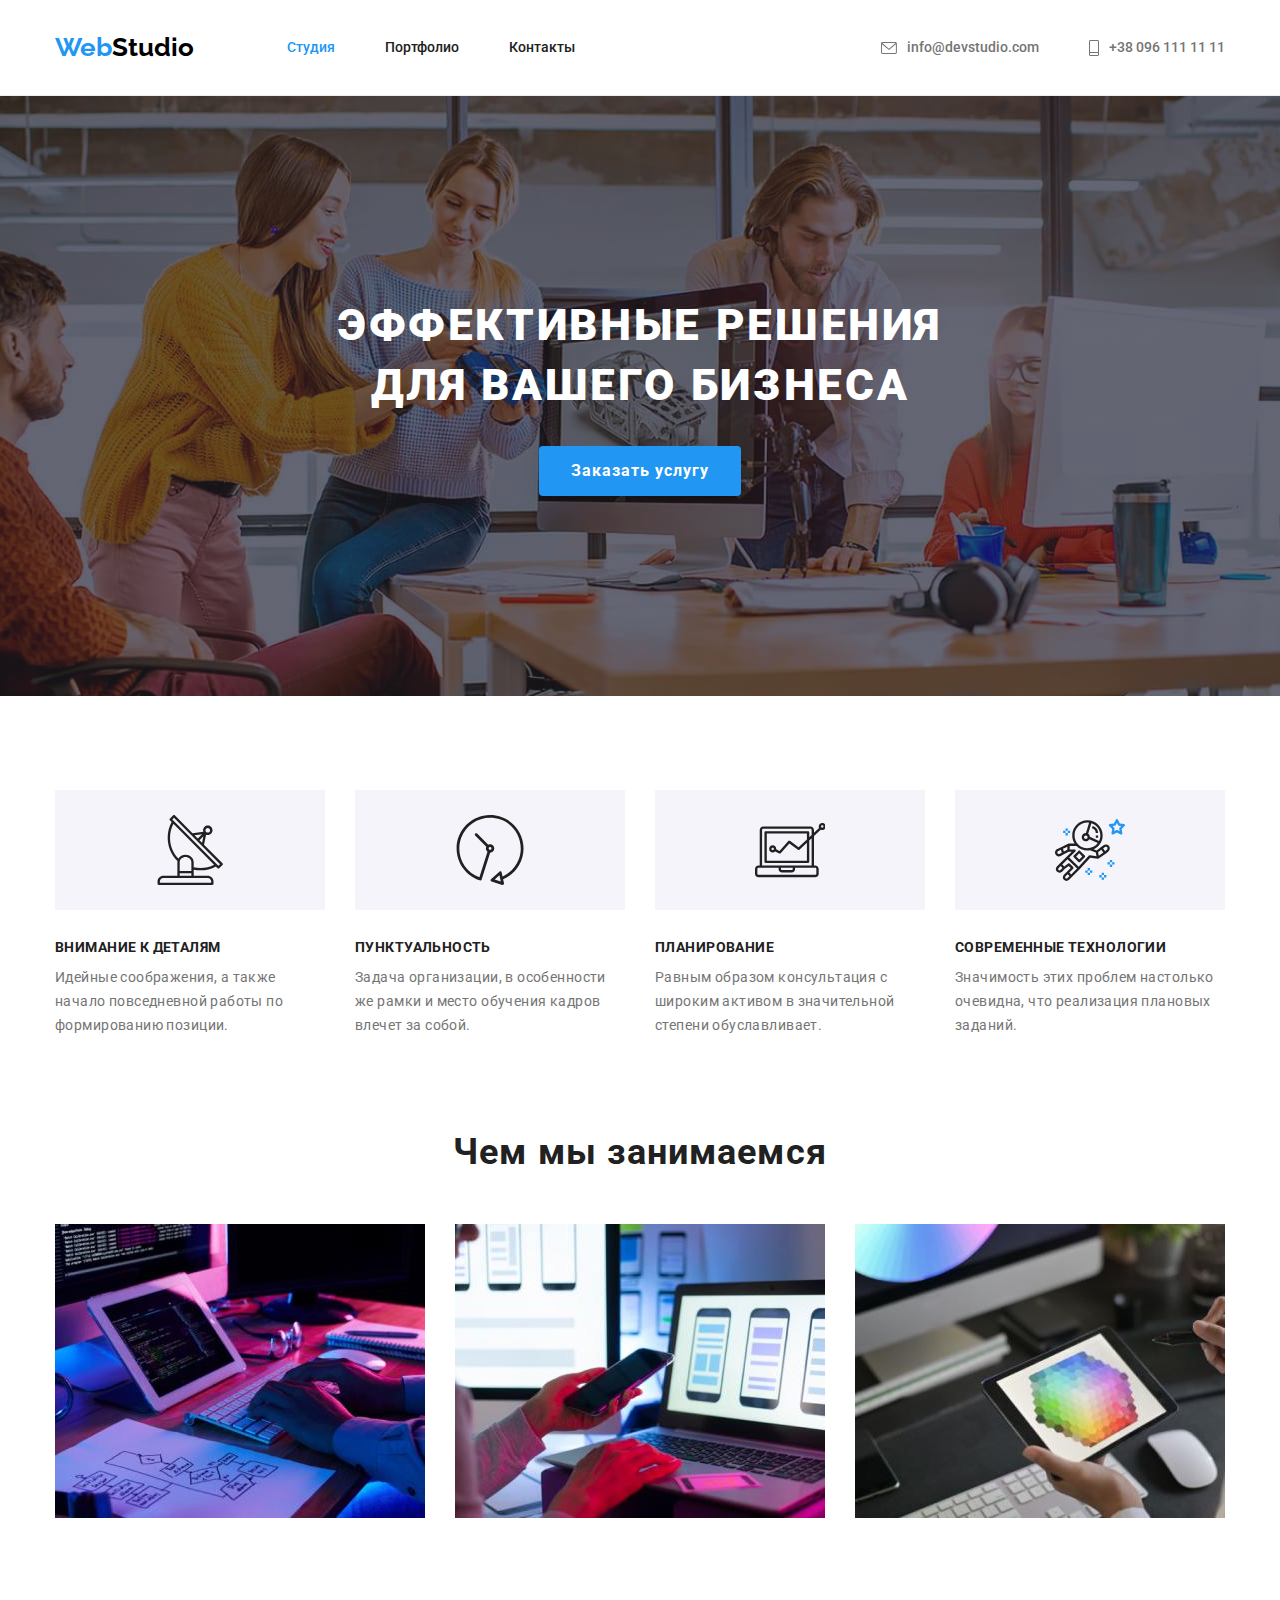
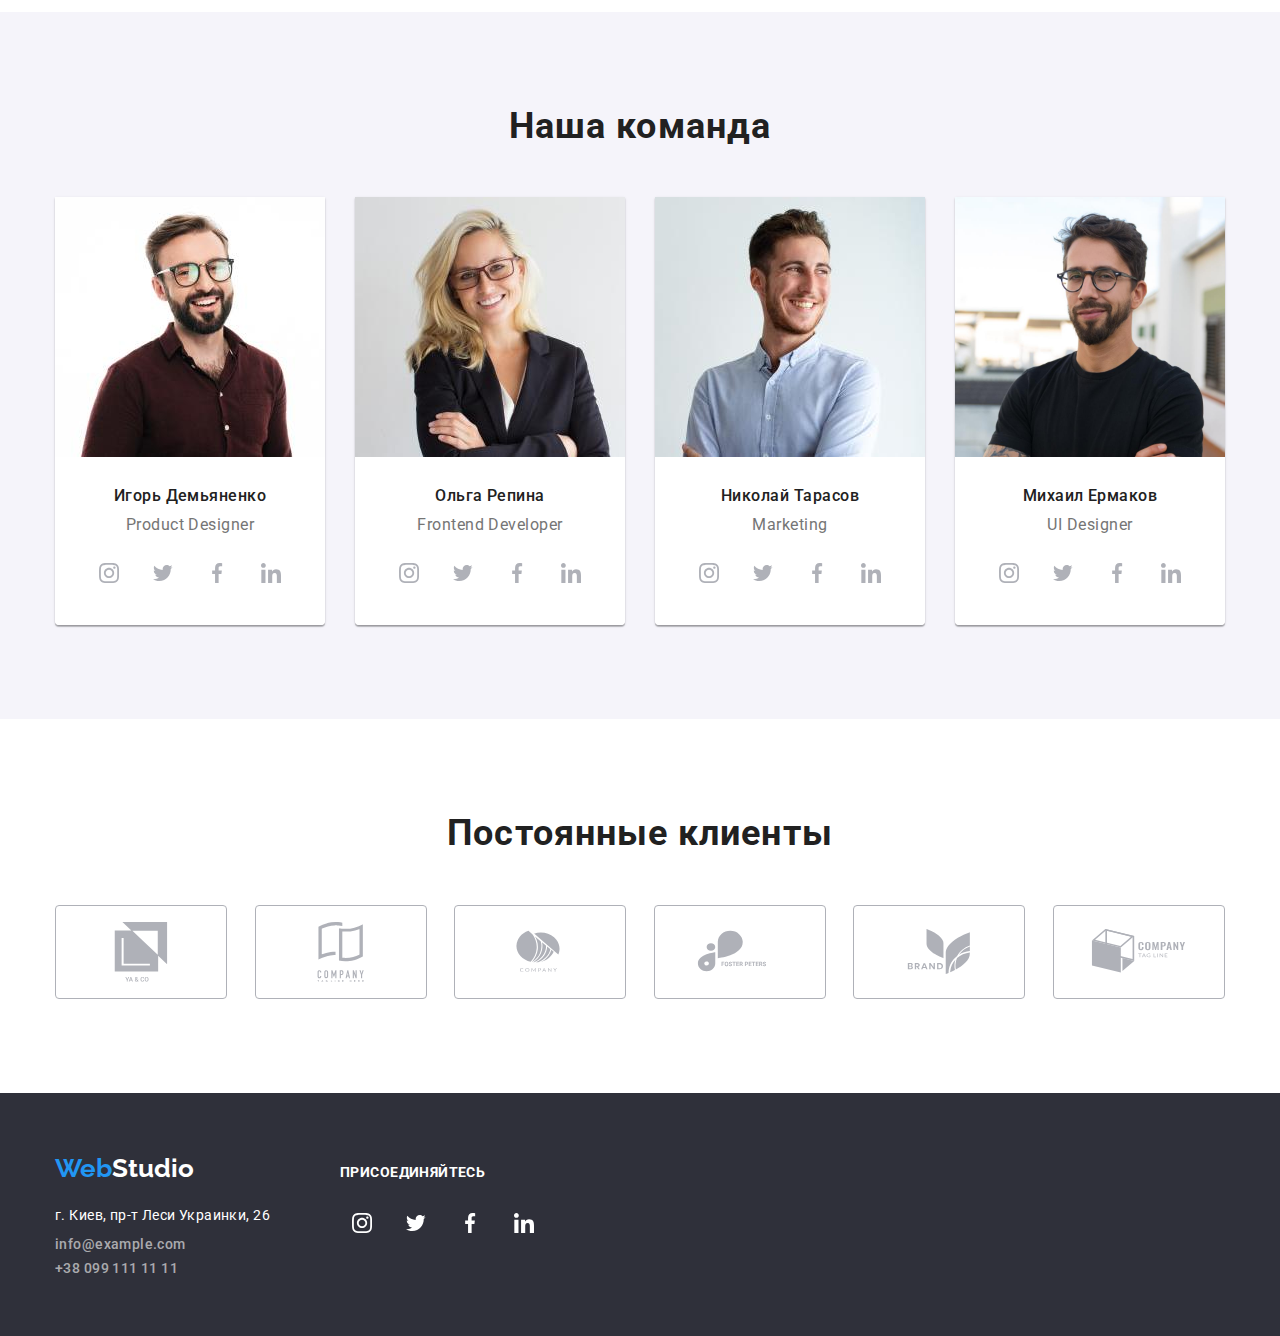
<file: index.html>
<!DOCTYPE html>
<html lang="ru">
  <head>
    <meta charset="UTF-8" />
    <meta http-equiv="X-UA-Compatible" content="IE=edge" />
    <meta name="viewport" content="width=device-width, initial-scale=1.0" />

    <link rel="preconnect" href="https://fonts.googleapis.com" />
    <link rel="preconnect" href="https://fonts.gstatic.com" crossorigin />
    <link
      href="https://fonts.googleapis.com/css2?family=Raleway:wght@700&family=Roboto:wght@400;500;700;900&display=swap"
      rel="stylesheet"
    />
    <link
      rel="stylesheet"
      href="https://cdnjs.cloudflare.com/ajax/libs/modern-normalize/1.1.0/modern-normalize.min.css"
    />
    <link rel="stylesheet" href="./css/styles.css" />
    <title>Студия</title>
  </head>
  <body>
    <!-- шапка сайта-->
    <header class="header">
      <div class="container main-nav">
        <a href="index.html" class="logo" lang="en"
          ><span class="logo-web">Web</span><span>Studio</span></a
        >

        <nav>
          <ul class="nav-list">
            <li class="nav-list-item">
              <a href="./index.html" class="nav-link current">Студия</a>
            </li>
            <li class="nav-list-item">
              <a href="./portfolio.html" class="nav-link">Портфолио</a>
            </li>
            <li class="nav-list-item">
              <a href="#" class="nav-link">Контакты</a>
            </li>
          </ul>
        </nav>

        <ul class="info-list">
          <li class="info-list-item">
            
            <a href="mailto:info@example.com" class="info-link"
              >
              <svg class="info-icon" width="16px" height="12px">
              <use href="./images/symbol-defs.svg#icon-envelope"></use>
            </svg><span> info@devstudio.com</span></a
            >
          </li>
          <li class="info-list-item">
            
            <a href="tel:+380991111111" class="info-link"><svg class="info-icon" width="10px" height="16px">
              <use href="./images/symbol-defs.svg#icon-tel"></use>
            </svg><span> +38 096 111 11 11</span>
              </a>
          </li>
        </ul>
      </div>
    </header>
    <!-- основная часть сайта-->
    <main>
      <!--герой-->

      <section class="hero">
        <h1 class="hero-text">
          Эффективные решения <br />
          для вашего бизнеса
        </h1>
        <button class="hero-button" type="button">Заказать услугу</button>
      </section>

      <!-- Особенности-->
      <section class="section">
        <div class="container">
          <ul class="feature-list">
            <li class="feature-list-item">
             <div class="feature-img"> <svg width="70px" height="70px">
                <use class="feature-img-1" href="./images/symbol-defs.svg#icon-Vector"></use>
              </svg></div>
              <h2 class="feature-item-title">Внимание к деталям</h2>
              <p class="feature-item-text">
                Идейные соображения, а также начало повседневной работы по
                формированию позиции.
              </p>
            </li>

            <li class="feature-list-item">
              <div class="feature-img"> <svg width="70px" height="70px">
                <use class="feature-img-1" href="./images/symbol-defs.svg#icon-Vector-1" ></use>
              </svg></div>
              <h2 class="feature-item-title">Пунктуальность</h2>
              <p class="feature-item-text">
                Задача организации, в особенности же рамки и место обучения
                кадров влечет за собой.
              </p>
            </li>

            <li class="feature-list-item">
              <div class="feature-img"> <svg width="70px" height="70px">
                <use class="feature-img-1" href="./images/symbol-defs.svg#icon-Vector-2"></use>
              </svg></div>
              <h2 class="feature-item-title">Планирование</h2>
              <p class="feature-item-text">
                Равным образом консультация с широким активом в значительной
                степени обуславливает.
              </p>
            </li>

            <li class="feature-list-item">
              <div class="feature-img"> <svg width="70px" height="70px">
                <use class="feature-img-1" href="./images/symbol-defs.svg#icon-astronaut"></use>
              </svg></div>
              <h2 class="feature-item-title">Современные технологии</h2>
              <p class="feature-item-text">
                Значимость этих проблем настолько очевидна, что реализация
                плановых заданий.
              </p>
            </li>
          </ul>
        </div>
      </section>

      <section class="container">
        <h2 class="title">Чем мы занимаемся</h2>
        <ul class="title-list">
          <li>
          
              <img
                src="./images/img-01.jpg"
                width="370"
                alt="робота на компьютере"
            />
          </li>

          <li>
            <img
                src="./images/img-02.jpg"
                width="370"
                alt="на фоне компьютера телефон"
            />
          </li>

          <li>
             <img src="./images/img-03.jpg" width="370" alt="выбор цвета"
            /></a>
          </li>
        </ul>
      </section>

      <!--наша команда-->

      <section class="team-info section">
        <div class="container">
          <h2 class="title">Наша команда</h2>

          <ul class="team-work">
            <li class="team-card">
              <div class="team">
                <img
                  src="./images/img-1.jpg"
                  width="270"
                  alt="фото Игорь Демьяненко "
                />

                <div class="team-content">
                  <h3 class="team-name">Игорь Демьяненко</h3>
                  <p class="team-text">Product Designer</p>
                  <ul class="social-link">
                    <li class="social-team-item">
               <a class="social-team-link" href="#">
                    <svg class="social-team" width="20px" height="20px"><use href="images\symbol-defs.svg#icon-instagram"></use></svg></a></li>
                    
                    <li class="social-team-item">
               <a class="social-team-link" href="#">
                 <svg class="social-team" width="20px" height="20px"><use href="images\symbol-defs.svg#icon-twitter"></use></svg></a></li>
                   <li class="social-team-item">
               <a class="social-team-link" href="#">                 
                 <svg class="social-team" width="20px" height="20px"><use href="images\symbol-defs.svg#icon-facebook"></use></svg></a></li>
                    <li class="social-team-item">
               <a class="social-team-link" href="#"> 
                   <svg class="social-team" width="20px" height="20px"><use href="images\symbol-defs.svg#icon-linkedin"></use></svg></a></li>
                   
                  </ul>
                </div> 
              </div>
            </li>

            <li class="team-card">
              <div class="team">
                <img
                  src="./images/img-2.jpg"
                  width="270"
                  alt="фото Ольга Репина"
                />
                <div class="team-content">
                  <h3 class="team-name">Ольга Репина</h3>
                  <p class="team-text">Frontend Developer</p>
                  <ul class="social-link">
                    <li class="social-team-item">
               <a class="social-team-link" href="#">
                    <svg class="social-team" width="20px" height="20px"><use href="images\symbol-defs.svg#icon-instagram"></use></svg></a></li>
                    
                    <li class="social-team-item">
               <a class="social-team-link" href="#">
                 <svg class="social-team" width="20px" height="20px"><use href="images\symbol-defs.svg#icon-twitter"></use></svg></a></li>
                   <li class="social-team-item">
               <a class="social-team-link" href="#">                 
                 <svg class="social-team" width="20px" height="20px"><use href="images\symbol-defs.svg#icon-facebook"></use></svg></a></li>
                    <li class="social-team-item">
               <a class="social-team-link" href="#"> 
                   <svg class="social-team" width="20px" height="20px"><use href="images\symbol-defs.svg#icon-linkedin"></use></svg></a></li>
                   
                  </ul>
                </div>
              </div>
            </li>

            <li class="team-card">
              <div class="team">
                <img
                  src="./images/img-3.jpg"
                  width="270"
                  alt="фото Николай Тарасов "
                />
                <div class="team-content">
                  <h3 class="team-name">Николай Тарасов</h3>
                  <p class="team-text">Marketing</p>
                  <ul class="social-link">
                    <li class="social-team-item">
               <a class="social-team-link" href="#">
                    <svg class="social-team" width="20px" height="20px"><use href="images\symbol-defs.svg#icon-instagram"></use></svg></a></li>
                    
                    <li class="social-team-item">
               <a class="social-team-link" href="#">
                 <svg class="social-team" width="20px" height="20px"><use href="images\symbol-defs.svg#icon-twitter"></use></svg></a></li>
                   <li class="social-team-item">
               <a class="social-team-link" href="#">                 
                 <svg class="social-team" width="20px" height="20px"><use href="images\symbol-defs.svg#icon-facebook"></use></svg></a></li>
                    <li class="social-team-item">
               <a class="social-team-link" href="#"> 
                   <svg class="social-team" width="20px" height="20px"><use href="images\symbol-defs.svg#icon-linkedin"></use></svg></a></li>
                   
                  </ul>
                </div>
              </div>
            </li>

            <li class="team-card">
              <div class="team">
                <img
                  src="./images/img-4.jpg"
                  width="270"
                  alt="фото Михаил Ермаков "
                />
                <div class="team-content">
                  <h3 class="team-name">Михаил Ермаков</h3>
                  <p class="team-text">UI Designer</p>
                  <ul class="social-link">
                    <li class="social-team-item">
               <a class="social-team-link" href="#">
                    <svg class="social-team" width="20px" height="20px"><use href="images\symbol-defs.svg#icon-instagram"></use></svg></a></li>
                    
                    <li class="social-team-item">
               <a class="social-team-link" href="#">
                 <svg class="social-team" width="20px" height="20px"><use href="images\symbol-defs.svg#icon-twitter"></use></svg></a></li>
                   <li class="social-team-item">
               <a class="social-team-link" href="#">                 
                 <svg class="social-team" width="20px" height="20px"><use href="images\symbol-defs.svg#icon-facebook"></use></svg></a></li>
                    <li class="social-team-item">
               <a class="social-team-link" href="#"> 
                   <svg class="social-team" width="20px" height="20px"><use href="images\symbol-defs.svg#icon-linkedin"></use></svg></a></li>
                   
                  </ul>
                </div>
              </div>
            </li>
          </ul>
        </div>
      </section>


      <!--Постоянные клиенты-->

      <section class="section">
        <div class="container">
          <h2 class="title">Постоянные клиенты</h2>
        
          <ul class="client list">
          
            <li class="client-item">
             <a href="" class="client-link"> 
               <svg class="client-icon">
                <use class="client-icon-img" href="./images/symbol-defs.svg#icon-Union-1" ></use>
              </svg>
              </a>
              </li>

             <li class="client-item">
             <a href="" class="client-link"> 
               <svg class="client-icon">
                <use class="" href="./images/symbol-defs.svg#icon-group-1" width="106" height="60"></use>
              </svg>
              </a>
              </li>

            <li class="client-item">
             <a href="" class="client-link"> 
               <svg class="client-icon">
                <use class="" href="./images/symbol-defs.svg#icon-Logo" width="106" height="60"></use>
              </svg>
              </a>
              </li>

           <li class="client-item">
             <a href="" class="client-link"> 
               <svg class="client-icon">
                <use class="" href="./images/symbol-defs.svg#icon-Logo-1" width="106" height="60"></use>
              </svg>
              </a>
              </li>

            <li class="client-item">
             <a href="" class="client-link"> 
               <svg class="client-icon">
                <use class="" href="./images/symbol-defs.svg#icon-Logo-2" width="106" height="60"></use>
              </svg>
              </a>
              </li>


            <li class="client-item">
             <a href="" class="client-link"> 
               <svg class="client-icon">
                <use class="" href="./images/symbol-defs.svg#icon-Logo-3" width="106" height="60"></use>
              </svg>
              </a>
              </li>




        </ul>
      </section>
    </main>





    
    <footer class="footer">
      <div class="container footer-container">
        <div>
          <a href="#" class="logo" lang="en"
            ><span class="logo-web">Web</span
            ><span class="logo-footer">Studio</span></a
            >
             <address class="address">
              <ul class="footer-address-list">
                 <li>
                   <a
                class="footer-address"
                href="https://www.google.com.ua/maps/?q=50.42672,30.53834"
              >
                г. Киев, пр-т Леси Украинки, 26</a
              >
            </li>
            <li class="info-list link">
              <a class="footer-address-navigate" href="mailto:info@example.com"
                >info@example.com</a
              >
            </li>
            <li class="info-list link">
              <a class="footer-address-navigate" href="tel:+380991111111"
                >+38 099 111 11 11
              </a>
            </li>
          </ul>
        </address>
       </div>

        <div class="join-container">
         <div class="container-footer-svg">
          <h3 class="footer-title">Присоединяйтесь</h3>
          <ul class="social-footer-list"> 
             <li class="social-footer-item">
               <a class="social-footer-link" href="#">
                    <svg class="social-footer" width="20px" height="20px"><use href="images\symbol-defs.svg#icon-instagram"></use></svg></a></li>
                    
                    <li class="social-footer-item">
               <a class="social-footer-link" href="#">
                 <svg class="social-footer" width="20px" height="20px"><use href="images\symbol-defs.svg#icon-twitter"></use></svg></a></li>
                   
                 <li class="social-footer-item">
               <a class="social-footer-link" href="#">                 
                 <svg class="social-footer" width="20px" height="20px"><use href="images\symbol-defs.svg#icon-facebook"></use></svg></a></li>
                   
                <li class="social-footer-item">
               <a class="social-footer-link" href="#"> 
                   <svg class="social-footer" width="20px" height="20px"><use href="images\symbol-defs.svg#icon-linkedin"></use></svg></a></li>
                
          </ul>
          </div>
        </div>
      </div>
      
    </footer>
  </body>
</html>
</file>
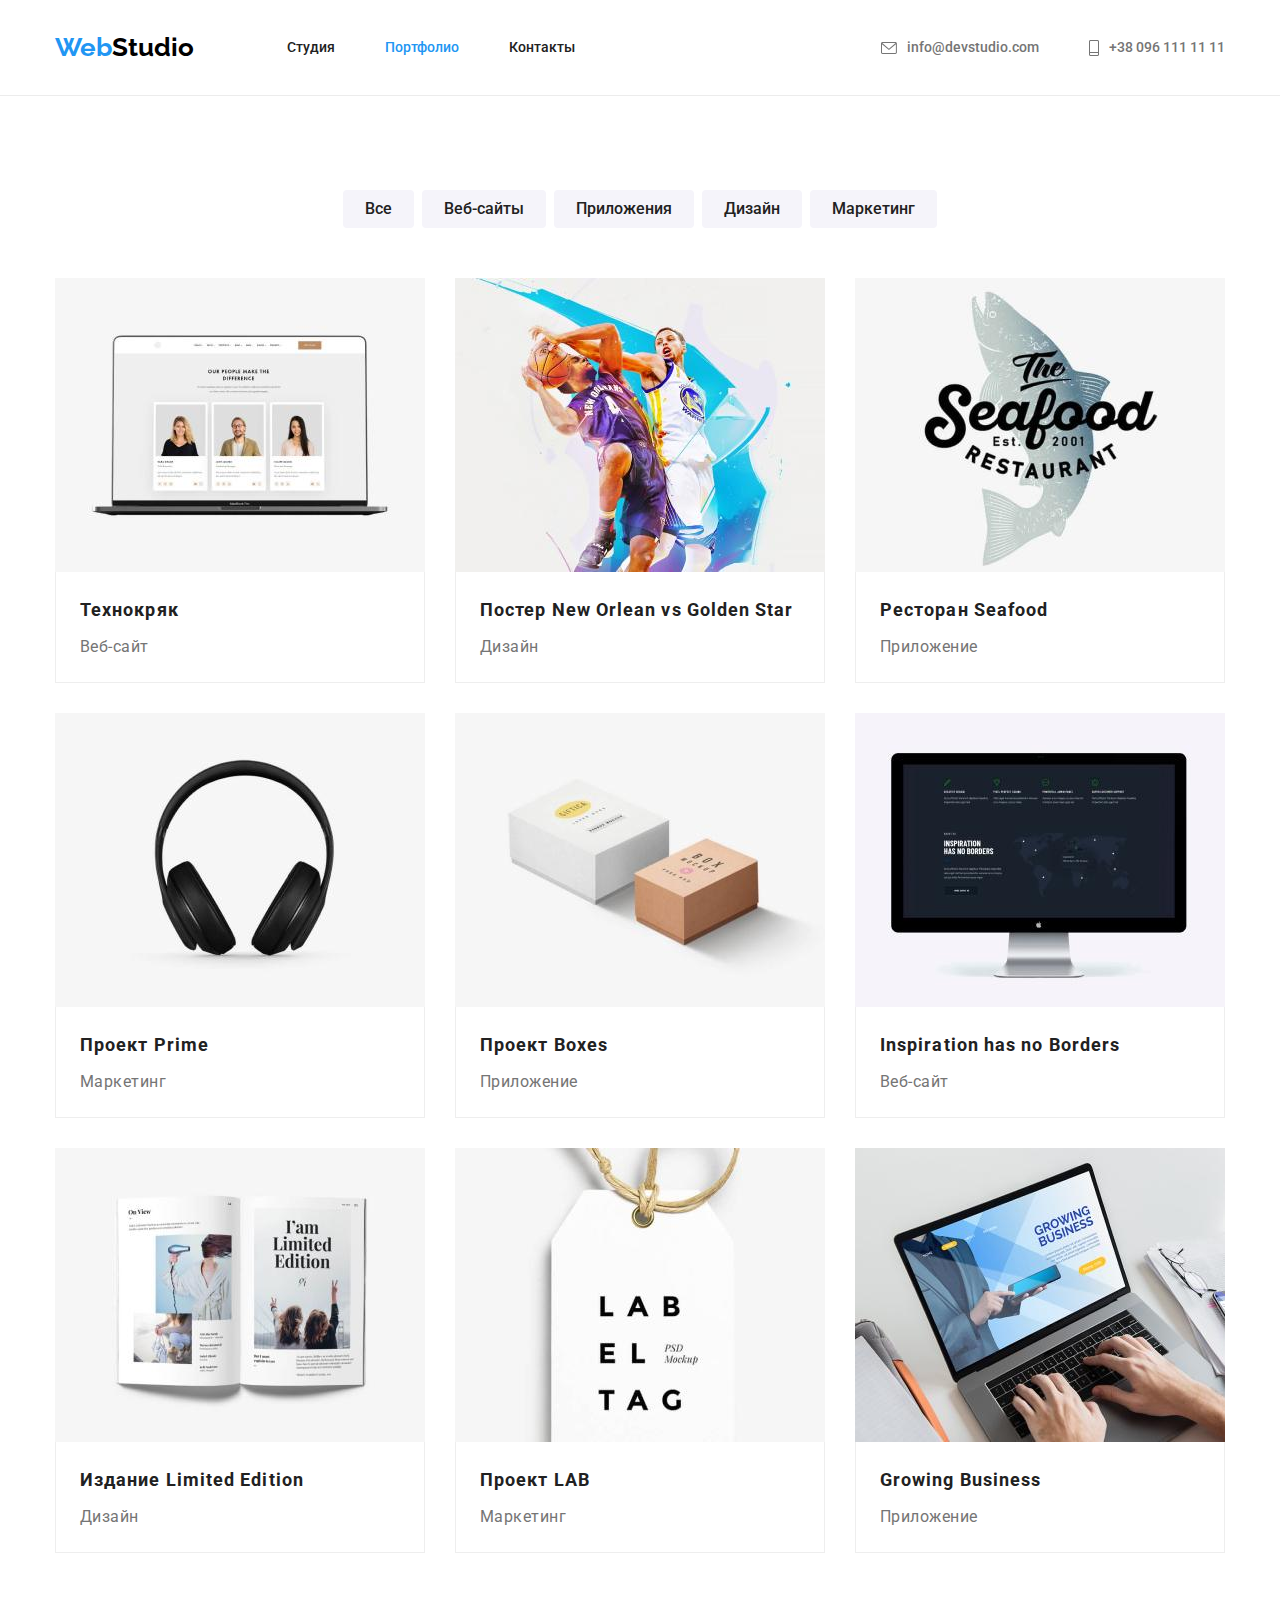
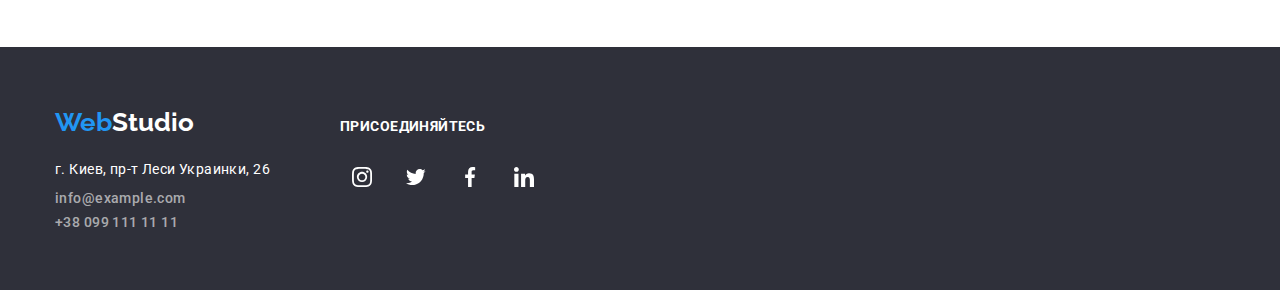
<file: portfolio.html>
<!DOCTYPE html>
<html lang="ru">
  <head>
    <meta charset="UTF-8" />
    <meta http-equiv="X-UA-Compatible" content="IE=edge" />
    <meta name="viewport" content="width=device-width, initial-scale=1.0" />

    <link rel="preconnect" href="https://fonts.googleapis.com" />
    <link rel="preconnect" href="https://fonts.gstatic.com" crossorigin />
    <link
      href="https://fonts.googleapis.com/css2?family=Raleway:wght@700&family=Roboto:wght@400;500;700;900&display=swap"
      rel="stylesheet"
    />
    <link
      rel="stylesheet"
      href="https://cdnjs.cloudflare.com/ajax/libs/modern-normalize/1.1.0/modern-normalize.min.css"
    />
    <link rel="stylesheet" href="./css/styles.css" />
    <title>Портфолио</title>
  </head>
  <body>
    <!-- шапка сайта-->
    <header class="header">
      <div class="container main-nav">
        <a href="index.html" class="logo" lang="en"
          ><span class="logo-web">Web</span><span>Studio</span></a
        >

        <nav>
          <ul class="nav-list">
            <li class="nav-list-item">
              <a href="./index.html" class="nav-link">Студия</a>
            </li>
            <li class="nav-list-item">
              <a href="./portfolio.html" class="nav-link current">Портфолио</a>
            </li>
            <li class="nav-list-item">
              <a href="#" class="nav-link">Контакты</a>
            </li>
          </ul>
        </nav>

        <ul class="info-list">
          <li class="info-list-item">
            <a href="mailto:info@example.com" class="info-link">
              <svg class="info-icon" width="16px" height="12px">
                <use href="./images/symbol-defs.svg#icon-envelope"></use></svg
              >info@devstudio.com</a
            >
          </li>
          <li class="info-list-item">
            <a href="tel:+380991111111" class="info-link"
              ><svg class="info-icon" width="10px" height="16px">
                <use href="./images/symbol-defs.svg#icon-tel"></use></svg
              >+38 096 111 11 11
            </a>
          </li>
        </ul>
      </div>
    </header>

    <!--Проекты портфолио-->

    <section class="section">
      <div class="container">
        <ul class="filter list">
          <li class="filter-item">
            <button class="filter-button" type="button">Все</button>
          </li>
          <li class="filter-item">
            <button class="filter-button" type="button">Веб-сайты</button>
          </li>
          <li class="filter-item">
            <button class="filter-button" type="button">Приложения</button>
          </li>
          <li class="filter-item">
            <button class="filter-button" type="button">Дизайн</button>
          </li>
          <li class="filter-item">
            <button class="filter-button" type="button">Маркетинг</button>
          </li>
        </ul>

        <ul class="portfolio list">
          <li class="portfolio-item">
            <a class="portfolio-link" href="">
              <img
                src="images/project-1.jpg"
                width="370"
                alt="фото ноутбука с изображением сайта"
              />

              <div class="portfolio-content">
                <h2 class="portfolio-item-title">Технокряк</h2>
                <p class="portfolio-item-text">Веб-сайт</p>
              </div>
            </a>
          </li>

          <li class="portfolio-item">
            <a class="portfolio-link" href="#"
              ><img
                src="./images/project-2.jpg"
                width="370"
                alt="постер с баскетболистами"
              />

              <div class="portfolio-content">
                <h2 class="portfolio-item-title">
                  Постер New Orlean vs Golden Star
                </h2>
                <p class="portfolio-item-text">Дизайн</p>
              </div>
            </a>
          </li>

          <li class="portfolio-item">
            <a class="portfolio-link" href="#"
              ><img
                src="./images/project-3.jpg"
                width="370"
                alt="логотип ресторана "
              />

              <div class="portfolio-content">
                <h2 class="portfolio-item-title">Ресторан Seafood</h2>
                <p class="portfolio-item-text">Приложение</p>
              </div>
            </a>
          </li>

          <li class="portfolio-item">
            <a class="portfolio-link" href="#"
              ><img
                src="./images/project-4.jpg"
                width="370"
                alt="фото наушников "
              />

              <div class="portfolio-content">
                <h2 class="portfolio-item-title">Проект Prime</h2>
                <p class="portfolio-item-text">Маркетинг</p>
              </div>
            </a>
          </li>

          <li class="portfolio-item">
            <a class="portfolio-link" href="#"
              ><img src="./images/project-5.jpg" width="370" alt="коробки " />

              <div class="portfolio-content">
                <h2 class="portfolio-item-title">Проект Boxes</h2>
                <p class="portfolio-item-text">Приложение</p>
              </div>
            </a>
          </li>

          <li class="portfolio-item">
            <a class="portfolio-link" href="#"
              ><img
                src="./images/project-6.jpg"
                width="370"
                alt="фото экрана компьютера "
              />

              <div class="portfolio-content">
                <h2 class="portfolio-item-title">Inspiration has no Borders</h2>
                <p class="portfolio-item-text">Веб-сайт</p>
              </div>
            </a>
          </li>

          <li class="portfolio-item">
            <a class="portfolio-link" href="#"
              ><img
                src="./images/project-7.jpg"
                width="370"
                alt="открытый журнал "
              />

              <div class="portfolio-content">
                <h2 class="portfolio-item-title">Издание Limited Edition</h2>
                <p class="portfolio-item-text">Дизайн</p>
              </div>
            </a>
          </li>

          <li class="portfolio-item">
            <a class="portfolio-link" href="#"
              ><img
                src="./images/project-8.jpg"
                width="370"
                alt="фото бирки с логотипом "
              />

              <div class="portfolio-content">
                <h2 class="portfolio-item-title">Проект LAB</h2>
                <p class="portfolio-item-text">Маркетинг</p>
              </div>
            </a>
          </li>

          <li class="portfolio-item">
            <a class="portfolio-link" href="#"
              ><img
                src="./images/project-9.jpg"
                width="370"
                alt="работа на ноутбуке "
              />
              <div class="portfolio-content">
                <h2 class="portfolio-item-title">Growing Business</h2>
                <p class="portfolio-item-text">Приложение</p>
              </div>
            </a>
          </li>
        </ul>
      </div>
    </section>

    <footer class="footer">
      <div class="container footer-container">
        <div>
          <a href="#" class="logo" lang="en"
            ><span class="logo-web">Web</span
            ><span class="logo-footer">Studio</span></a
          >
          <address class="address">
            <ul class="footer-address-list">
              <li>
                <a
                  class="footer-address"
                  href="https://www.google.com.ua/maps/?q=50.42672,30.53834"
                >
                  г. Киев, пр-т Леси Украинки, 26</a
                >
              </li>
              <li class="info-list link">
                <a
                  class="footer-address-navigate"
                  href="mailto:info@example.com"
                  >info@example.com</a
                >
              </li>
              <li class="info-list link">
                <a class="footer-address-navigate" href="tel:+380991111111"
                  >+38 099 111 11 11
                </a>
              </li>
            </ul>
          </address>
        </div>

        <div class="join-container">
          <div class="container-footer-svg">
            <h3 class="footer-title">Присоединяйтесь</h3>
            <ul class="social-footer-list">
              <li class="social-footer-item">
                <a class="social-footer-link" href="#">
                  <svg class="social-footer" width="20px" height="20px">
                    <use
                      href="images\symbol-defs.svg#icon-instagram"
                    ></use></svg
                ></a>
              </li>

              <li class="social-footer-item">
                <a class="social-footer-link" href="#">
                  <svg class="social-footer" width="20px" height="20px">
                    <use href="images\symbol-defs.svg#icon-twitter"></use></svg
                ></a>
              </li>

              <li class="social-footer-item">
                <a class="social-footer-link" href="#">
                  <svg class="social-footer" width="20px" height="20px">
                    <use href="images\symbol-defs.svg#icon-facebook"></use></svg
                ></a>
              </li>

              <li class="social-footer-item">
                <a class="social-footer-link" href="#">
                  <svg class="social-footer" width="20px" height="20px">
                    <use href="images\symbol-defs.svg#icon-linkedin"></use></svg
                ></a>
              </li>
            </ul>
          </div>
        </div>
      </div>
    </footer>
  </body>
</html>
</file>
<file: css/styles.css>
:root {
  --primary-text-color: #212121;
  --primary-bgc: #ffffff;
  --button-bgc: #afb1b8;
  --title-color: #757575;
  --title-black: #2f303a;
  --accent-color: #2196f3;
  --bgc-button: #f5f4fa;
  --title-text-color: #000000;
  --border: #eeeeee;
  --border-header: #ececec;
  --hero-bgc: rgba(47, 48, 58, 0.4);
  --white-grau:rgba(255, 255, 255, 0.6);
}

body {
  color: var(--primary-text-color);
  background-color: var(--primary-bgc);
  font-family: "Roboto", sans-serif;
}

h1,
h2,
h3,
p,
a,
ul {
  margin: 0px;
  padding: 0px;

  text-decoration: none;
}

ul {
  list-style: none;
}

img {
  display: block;
  max-width: 100%;
  height: auto;
}

.container {
  width: 1200px;
  padding: 0 15px;
  margin-left: auto;
  margin-right: auto;
}

/* logo */

.logo {
  color: var(--title-text-color);
  font-family: Raleway;
  font-weight: 700;
  font-size: 26px;
  line-height: 1.2;
  text-decoration: none;
}

.logo-web {
  color: var(--accent-color);
}

.logo-footer {
  color: var(--primary-bgc);
}

/* шапка */
.header {
  border-bottom: 1px solid var(--border-header);
  padding: 32px 0;
}

.main-nav {
  display: flex;
  align-items: center;
}
.nav-list,
.info-list {
  display: flex;
  font-weight: 500;
  font-size: 14px;
  line-height: 1.06;
}
.nav-link.current {
  color: var(--accent-color);
}

.nav-list {
  display: flex;
  margin-left: 93px;
}
.info-list {
  margin-left: auto;
  display: flex;
  align-items: center;
}

.nav-list-item:not(:last-child),
.info-list-item:not(:last-child) {
  margin-right: 50px;
}

.nav-link {
  color: var(--primary-text-color);
}

.info-link {
  color: var(--title-color);
  align-items: center;
  display: flex;
}

.nav-list :hover,
.nav-list :focus {
  color: var(--accent-color);
}

.info-list :hover,
.info-list :focus {
  color: var(--accent-color);
  text-decoration: none;
}

.info-icon {
  margin-right: 10px;
  text-decoration: none;
  fill: currentColor;
}

/* герой */

.hero {
  padding: 200px 0;
  margin-left: auto;
  margin-right: auto;
  background: var(--title-black);
  text-align: center;
  height: 600px;
  max-width: 1600px;
  background-size: cover;
  background-repeat: no-repeat;
  background-position: center;
  background-image: linear-gradient(
      var(--hero-bgc),
      var(--hero-bgc)
    ),
    url(../images/imghero.jpg);
    display: block;
}

.hero-text {
  margin-bottom: 30px;
  list-style: none;
  color: var(--primary-bgc);
  font-weight: 900;
  font-size: 44px;
  line-height: 1.36;
  text-align: center;
  letter-spacing: 0.06em;
  text-transform: uppercase;
}
.hero .hero-button {
  padding: 10px 32px;
  background-color: var(--accent-color);
  color: var(--primary-bgc);
  display: inline-block;
  align-items: center;

  letter-spacing: 0.06em;
  box-shadow: 0px 4px 4px rgba(0, 0, 0, 0.15);
  border-radius: 4px;
  border: none;
  font-weight: bold;
  font-size: 16px;
  line-height: 1.87;
  cursor: pointer;
}

.hero .hero-button:focus,
.hero .hero-button:hover {
  color: var(--primary-bgc);
  background-color: var(--accent-color);
}

/* section */

.section {
  padding: 94px 0;
}

.feature-item-title {
  margin-bottom: 10px;
  font-size: 14px;
  line-height: 1.14;
  letter-spacing: 0.03em;
  text-transform: uppercase;
  list-style: none;
  color: var(--primary-text-color);
}

.feature-list {
  display: flex;
  justify-content: space-between;
}

.feature-item-text {
  font-size: 14px;
  line-height: 1.71;
  list-style: none;
  letter-spacing: 0.03em;
  color: var(--title-color);
}

.title {
  margin-bottom: 50px;
  list-style: none;
  color: var(--primary-text-color);
  font-weight: bold;
  font-size: 36px;
  line-height: 1.16;
  text-align: center;
  letter-spacing: 0.03em;
}

.title-list {
  justify-content: space-between;
  display: flex;
  padding-bottom: 94px;
}

.feature-list-item {
  width: 270px;
}

.feature-img {
  width: 270px;
  height: 120px;
  background: var(--bgc-button);
  padding: 25px 100px;
  margin-bottom: 30px;
}

.feature-img-1 {
  fill: var(--primary-text-color);
  display: flex;
  justify-content: center;
  align-items: center;
}

/*наша команда */

.team-info {
  background-color: var(--bgc-button);
}

.team-work {
  justify-content: space-between;
  display: flex;
}

.team-card {
  box-shadow: 0px 1px 3px rgba(0, 0, 0, 0.12), 0px 1px 1px rgba(0, 0, 0, 0.14),
    0px 2px 1px rgba(0, 0, 0, 0.2);
  border-radius: 0px 0px 4px 4px;
}

.team {
  box-shadow: var(--title-color);
}

.team-content {
  padding: 30px 0;

  text-align: center;
  background-color: var(--primary-bgc);
  border-radius: 0px 0px 4px 4px;
}

.team-name {
  color: var(--primary-text-color);
  font-weight: 500;
  font-size: 16px;
  line-height: 1.18;
  letter-spacing: 0.03em;
}

.team-text {
  padding-top: 10px;

  color: var(--title-color);
  font-weight: normal;
  font-size: 16px;
  line-height: 1.18;
  letter-spacing: 0.03em;
}

.social-link {
  margin-top: 16px;
  display: flex;
  align-items: center;
  justify-content: center;
  list-style: none;
}



.social-team-link {
  display: flex;
  justify-content: center;
  align-items: center;
  width: 44px;
  height: 44px;
  border-radius: 50%;
  background-color: var(--primary-bgc);
}

.social-team {
 
  fill: var(--button-bgc);
}

.social-team-item:not(:last-child) {
  margin-right: 10px;
}
.social-team-link :hover,
.social-team-item :hover {
  background-color: var(--accent-color);
  fill: var(--bgc-button);
   
}
.social-team-link:hover .social-team  {
  fill: var(--bgc-button);
}

/* Постоянные клиенты */

.client.list {
  display: flex;
  justify-content: space-between;
  
}

.client-item {
  justify-content: center;
  align-items: center;
  box-sizing: border-box;
  
}

.client-link {
  display: flex;
  padding: 16px 32px;
  box-sizing: border-box;
  border-radius: 4px;
  border: 1px solid var(--button-bgc);
  justify-content: center;
  align-items: center;
}

.client-icon {
  width: 106px;
  height: 60px;
  fill: currentColor;
  color: #afb1b8;
}
.client-link:hover .client-icon {
   fill: var(--accent-color);
   
}

.client-link:hover{
  border: 1px solid var(--accent-color);
}
/* Футер  */

.footer {
  padding: 60px 0;

  font-family: inherit;
  background-color: var(--title-black);
  font-size: 14px;
}

.address {
  margin: 20px 0 0;
}

.footer-address {
  font-style: normal;
  color: var(--primary-bgc);
  text-decoration: none;
  line-height: 1.71;
  letter-spacing: 0.03em;
}

.footer-address-navigate {
  margin-top: 9px;
  font-size: 14px;
 letter-spacing: 0.03em;
  color: var( --white-grau);
  text-decoration: none;
  font-style: normal;
}
.footer-container {
  display: flex;
  align-items: baseline;
}

.join-container {
  width: 206px;
  height: 80px;
  margin-left: 70px;
}

.footer-title {
  margin-bottom: 20px;
  font-weight: bold;
  font-size: 14px;
  line-height: 1.14;
  letter-spacing: 0.03em;
  text-transform: uppercase;

  color: var(--primary-bgc);
}

.container-flexing {
  display: flex;
  align-items: baseline;
}

.social-footer {
  width: 20px;
  height: 20px;
  fill: var(--primary-bgc);
}
.social-footer-list {
  display: flex;
  justify-content: center;
  align-items: center;
}
.social-footer-item {
  width: 44px;
  height: 44px;
}
.social-footer-link {
  display: flex;
  justify-content: center;
  align-items: center;
  width: 100%;
  height: 100%;
  border-radius: 50%;
  background: var(--primary-bgc)10;
}
.social-footer-item:not(:last-child) {
  margin-right: 10px;
}
.social-footer-link:hover {
  background-color: var(--accent-color);
}

.container-footer {
  margin-right: 70px;
}

/* Портфолио */

/* кнопки в портфолио*/
.filter .filter-button {
  padding: 6px 22px;
  font-weight: 500;
  font-size: 16px;
  line-height: 1.62;
  border-radius: 4px;
  border: none;

  background: var(--bgc-button);
  cursor: pointer;
  color: var(--primary-text-color);
  font-style: normal;
  text-align: center;
}
.filter-item:not(:last-child) {
  margin-right: 8px;
}

.filter-button {
  margin: 0px;
  padding: 0px;
}
.filter .filter-button:hover,
.filter .filter-button:focus {
  color: var(--primary-bgc);
  background-color: var(--accent-color);
  box-shadow: 0px 3px 1px rgba(0, 0, 0, 0.1), 0px 1px 2px rgba(0, 0, 0, 0.08),
    0px 2px 2px rgba(0, 0, 0, 0.12);
}

.filter {
  display: flex;
  justify-content: center;
}

.portfolio.list {
  margin-top: 50px;

  display: flex;
  flex-wrap: wrap;
  text-decoration: none;
}
.portfolio-link {
  display: block;
}


.portfolio-link:hover {
  box-shadow: 0px 1px 1px rgba(0, 0, 0, 0.12), 0px 4px 4px rgba(0, 0, 0, 0.06),
    1px 4px 6px rgba(0, 0, 0, 0.16);
}


.portfolio-item:not(:nth-child(3n)) {
  margin-right: 30px;
}

.portfolio-item:not(:nth-last-child(-n + 3)) {
  margin-bottom: 30px;
}

.portfolio-content {
  padding: 20px 24px;
  background-color: var(--primary-bgc);
  border: 1px solid var(--border);
  border-top: none;
  
}

.portfolio-item-title {
  color: var(--primary-text-color);
  font-weight: bold;
  font-size: 18px;
  line-height: 2;
  letter-spacing: 0.06em;
}

.portfolio-item-text {
  padding-top: 4px;

  color: var(--title-color);
  font-weight: normal;
  font-size: 16px;
  line-height: 1.87;
  letter-spacing: 0.03em;
}
</file>
